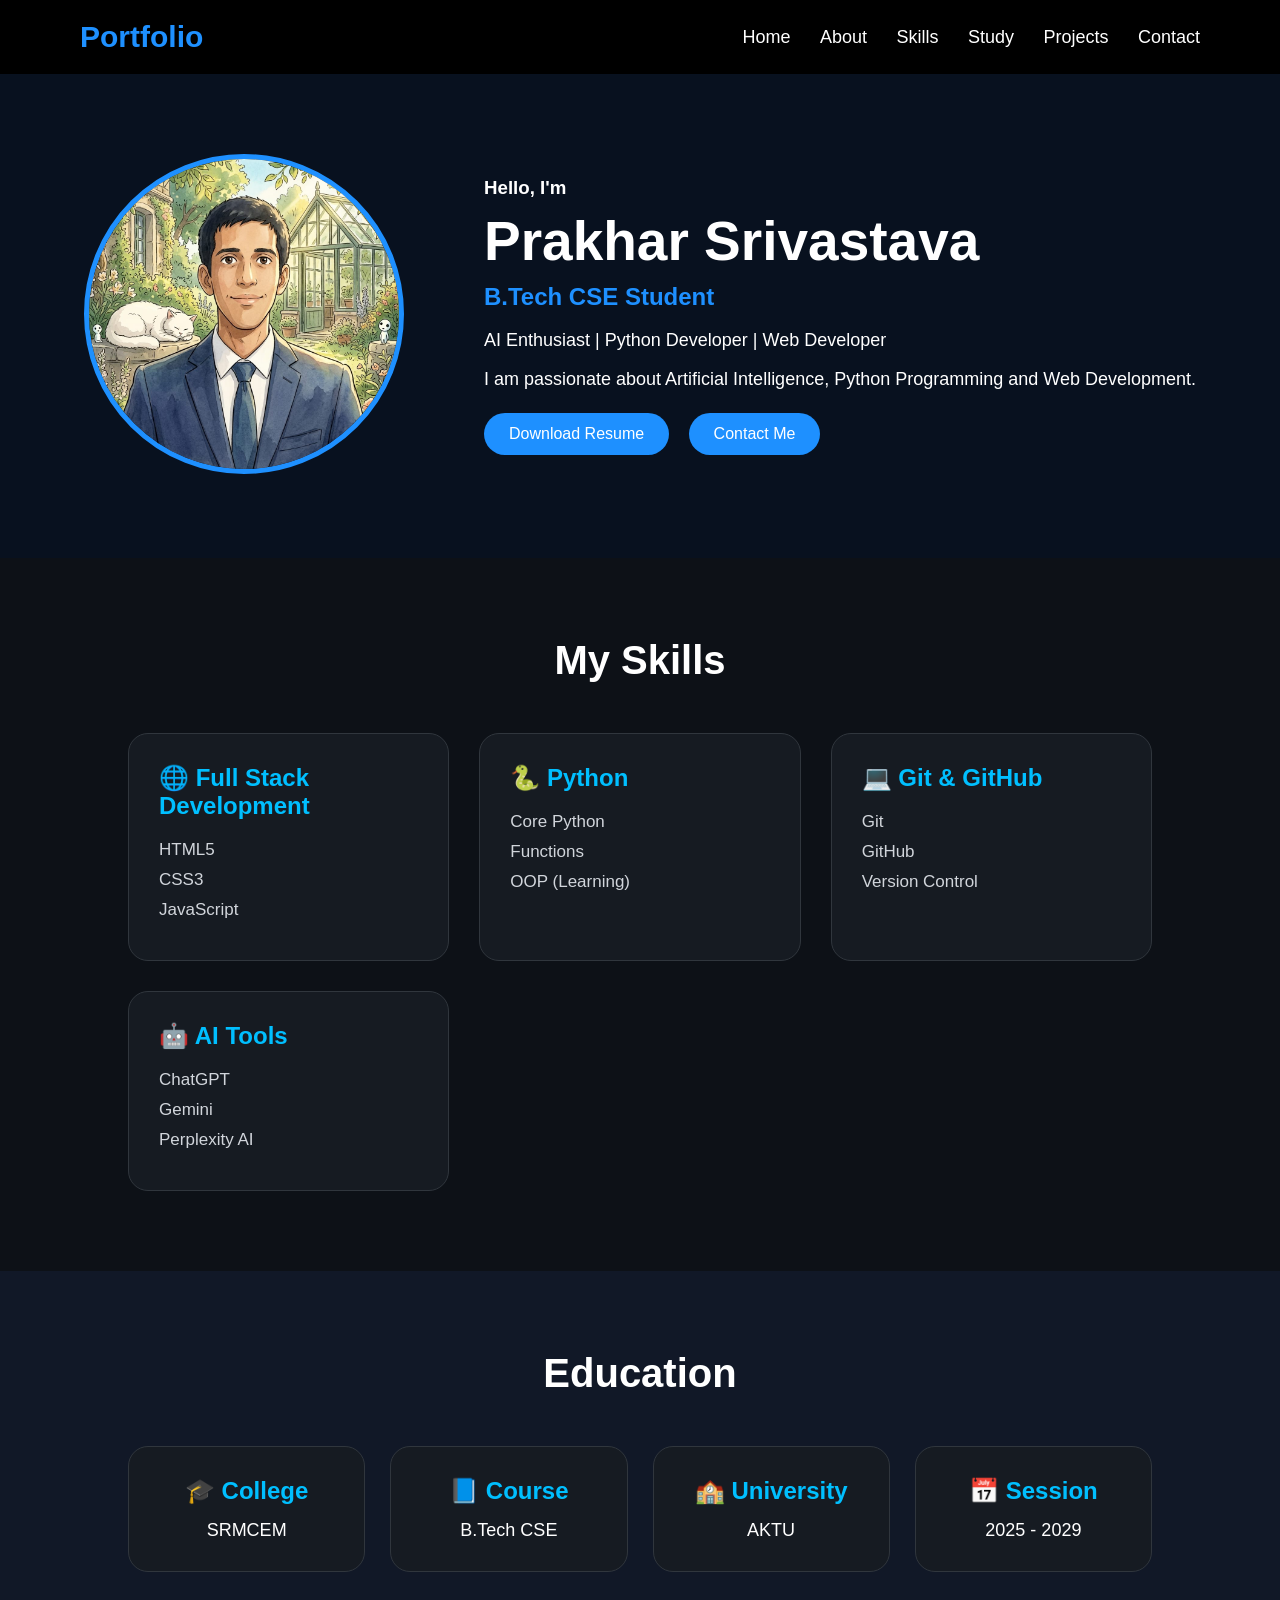
<file: index.html>
<!DOCTYPE html>
<html lang="en">
<head>
    <meta charset="UTF-8">
    <meta name="viewport" content="width=device-width, initial-scale=1.0">
    <title>Prakhar Portfolio</title>
    <link rel="stylesheet" href="Portfolio.css">
</head>
<body>

<header>
    <div class="logo">Portfolio</div>

    <nav>
        <a href="#">Home</a>
        <a href="#">About</a>
        <a href="#">Skills</a>
        <a href="#">Study</a>
        <a href="#">Projects</a>
        <a href="#">Contact</a>
    </nav>
</header>

<section class="hero">

    <div class="hero-image">
        <img src="Portfolio.html 1.jpeg" alt="Prakhar Srivastava">
    </div>

    <div class="hero-content">
        <h3>Hello, I'm</h3>
        <h1>Prakhar Srivastava</h1>

        <h2>B.Tech CSE Student</h2>

        <p>
            AI Enthusiast | Python Developer | Web Developer
        </p>

        <p>
            I am passionate about Artificial Intelligence,
            Python Programming and Web Development.
        </p>

        <button>Download Resume</button>
        <button>Contact Me</button>

    </div>

</section>
<!-- ================= SKILLS ================= -->

<section id="skills">

    <h2 class="heading">My Skills</h2>

    <div class="skills-container">

        <div class="skill-card">
            <h3>🌐 Full Stack Development</h3>
            <p>HTML5</p>
            <p>CSS3</p>
            <p>JavaScript</p>
        </div>

        <div class="skill-card">
            <h3>🐍 Python</h3>
            <p>Core Python</p>
            <p>Functions</p>
            <p>OOP (Learning)</p>
        </div>

        <div class="skill-card">
            <h3>💻 Git & GitHub</h3>
            <p>Git</p>
            <p>GitHub</p>
            <p>Version Control</p>
        </div>

        <div class="skill-card">
            <h3>🤖 AI Tools</h3>
            <p>ChatGPT</p>
            <p>Gemini</p>
            <p>Perplexity AI</p>
        </div>

    </div>

</section>

<!-- ================= EDUCATION ================= -->

<section id="education">

    <h2 class="heading">Education</h2>

    <div class="education-container">

        <div class="edu-card">
            <h3>🎓 College</h3>
            <p>SRMCEM</p>
        </div>

        <div class="edu-card">
            <h3>📘 Course</h3>
            <p>B.Tech CSE</p>
        </div>

        <div class="edu-card">
            <h3>🏫 University</h3>
            <p>AKTU</p>
        </div>

        <div class="edu-card">
            <h3>📅 Session</h3>
            <p>2025 - 2029</p>
        </div>

    </div>

</section>

</body>
</html>
</file>
<file: Portfolio.css>
*{
    margin:0;
    padding:0;
    box-sizing:border-box;
    font-family:Arial, sans-serif;
}

body{
    background:#08111f;
    color:white;
}

header{
    display:flex;
    justify-content:space-between;
    align-items:center;
    padding:20px 80px;
    background:black;
}

.logo{
    font-size:30px;
    font-weight:bold;
    color:#1e90ff;
}

nav a{
    text-decoration:none;
    color:white;
    margin-left:25px;
    font-size:18px;
}

nav a:hover{
    color:#1e90ff;
}

.hero{
    display:flex;
    align-items:center;
    justify-content:center;
    gap:80px;
    padding:80px;
}

.hero-image img{
    width:320px;
    height:320px;
    border-radius:50%;
    border:5px solid #1e90ff;
    object-fit:cover;
}

.hero-content h1{
    font-size:55px;
    margin:10px 0;
}

.hero-content h2{
    color:#1e90ff;
    margin-bottom:15px;
}

.hero-content p{
    margin-top:10px;
    font-size:18px;
    line-height:1.6;
}

button{
    margin-top:20px;
    margin-right:15px;
    padding:12px 25px;
    border:none;
    border-radius:30px;
    background:#1e90ff;
    color:white;
    cursor:pointer;
    font-size:16px;
}
/* Heading */

.heading{
    text-align:center;
    font-size:40px;
    color:#ffffff;
    margin-bottom:50px;
}

/* Skills */

#skills{
    padding:80px 10%;
    background:#0d1117;
}

.skills-container{
    display:grid;
    grid-template-columns:repeat(auto-fit,minmax(250px,1fr));
    gap:30px;
}

.skill-card{
    background:#161b22;
    border:1px solid #30363d;
    border-radius:20px;
    padding:30px;
    transition:.4s;
}

.skill-card:hover{
    transform:translateY(-10px);
    border-color:#00bfff;
    box-shadow:0 15px 30px rgba(0,191,255,.4);
}

.skill-card h3{
    color:#00bfff;
    margin-bottom:20px;
    font-size:24px;
}

.skill-card p{
    color:#d1d5db;
    margin:10px 0;
    font-size:17px;
}

/* Education */

#education{
    padding:80px 10%;
    background:#111827;
}

.education-container{
    display:grid;
    grid-template-columns:repeat(auto-fit,minmax(220px,1fr));
    gap:25px;
}

.edu-card{
    background:#161b22;
    border-radius:20px;
    padding:30px;
    text-align:center;
    border:1px solid #30363d;
    transition:.4s;
}

.edu-card:hover{
    transform:translateY(-10px);
    border-color:#00bfff;
    box-shadow:0 15px 30px rgba(0,191,255,.4);
}

.edu-card h3{
    color:#00bfff;
    margin-bottom:15px;
    font-size:24px;
}

.edu-card p{
    color:white;
    font-size:18px;
}
</file>
